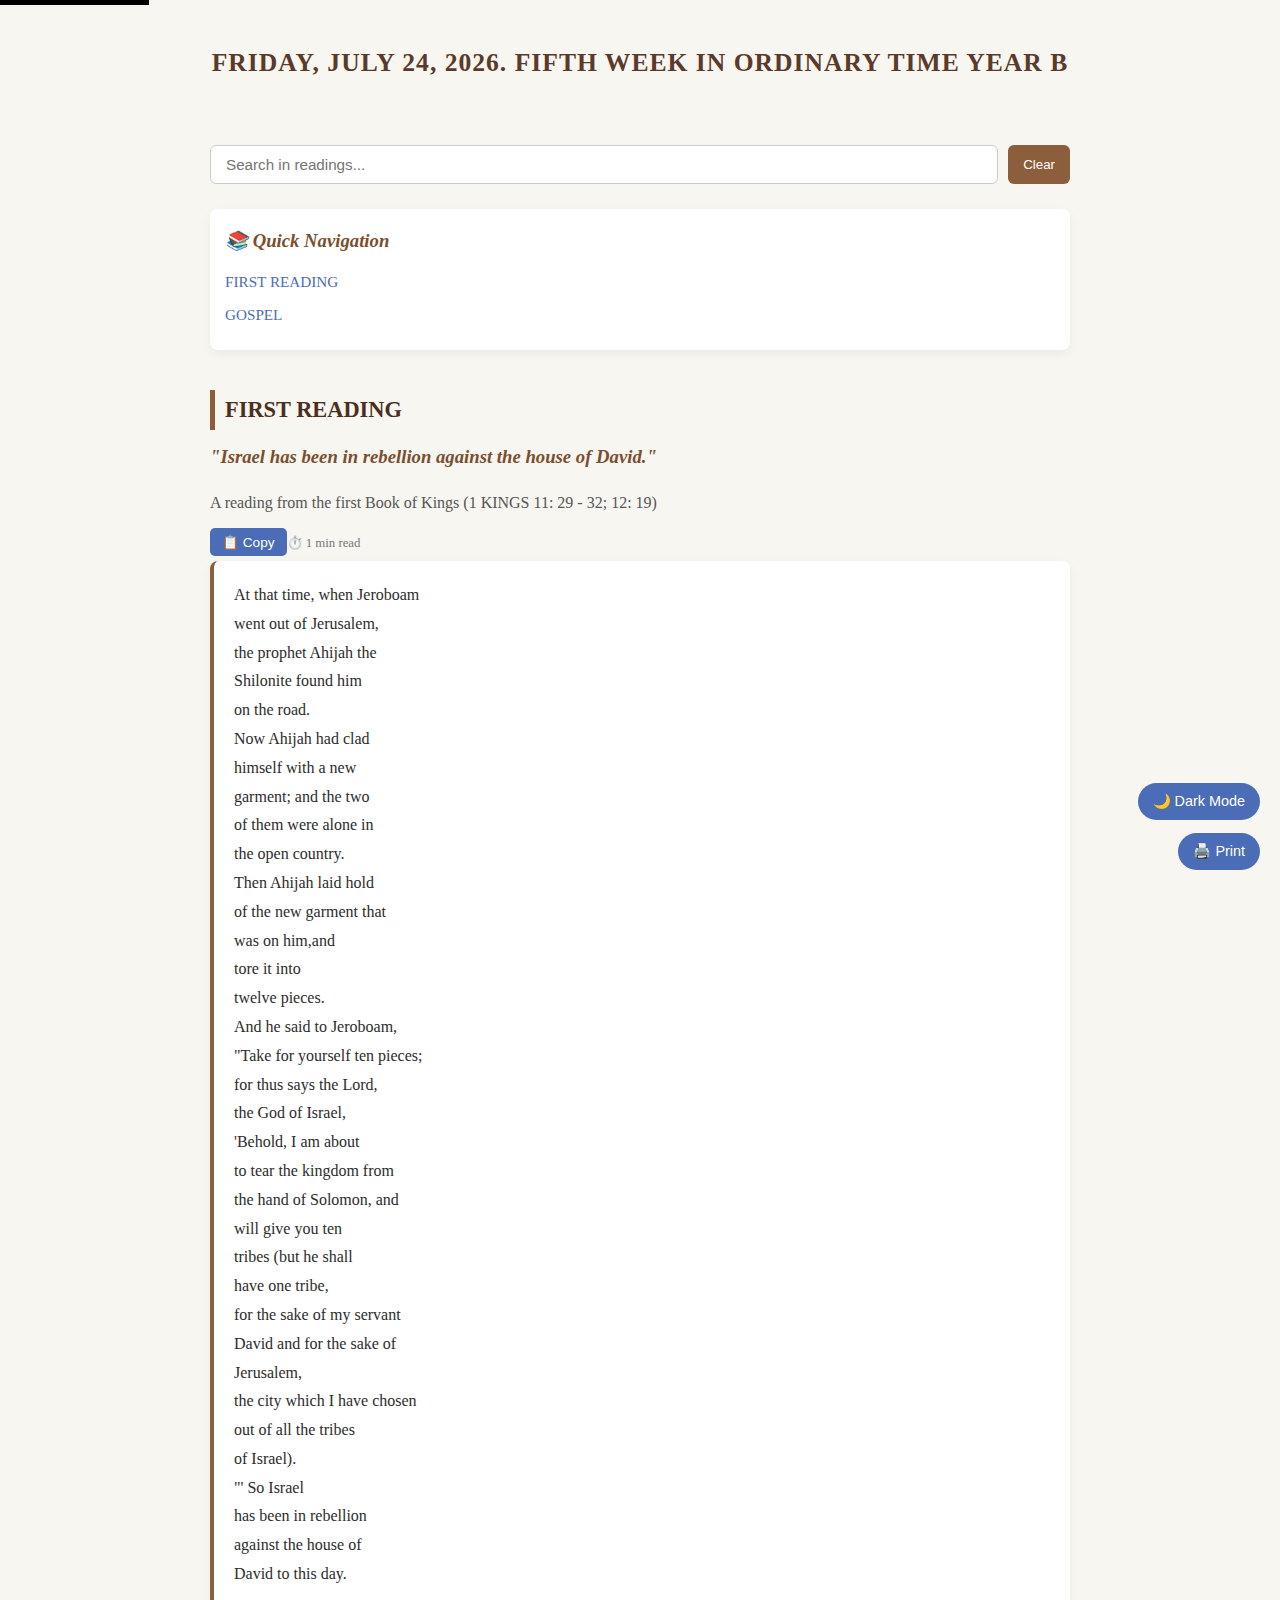
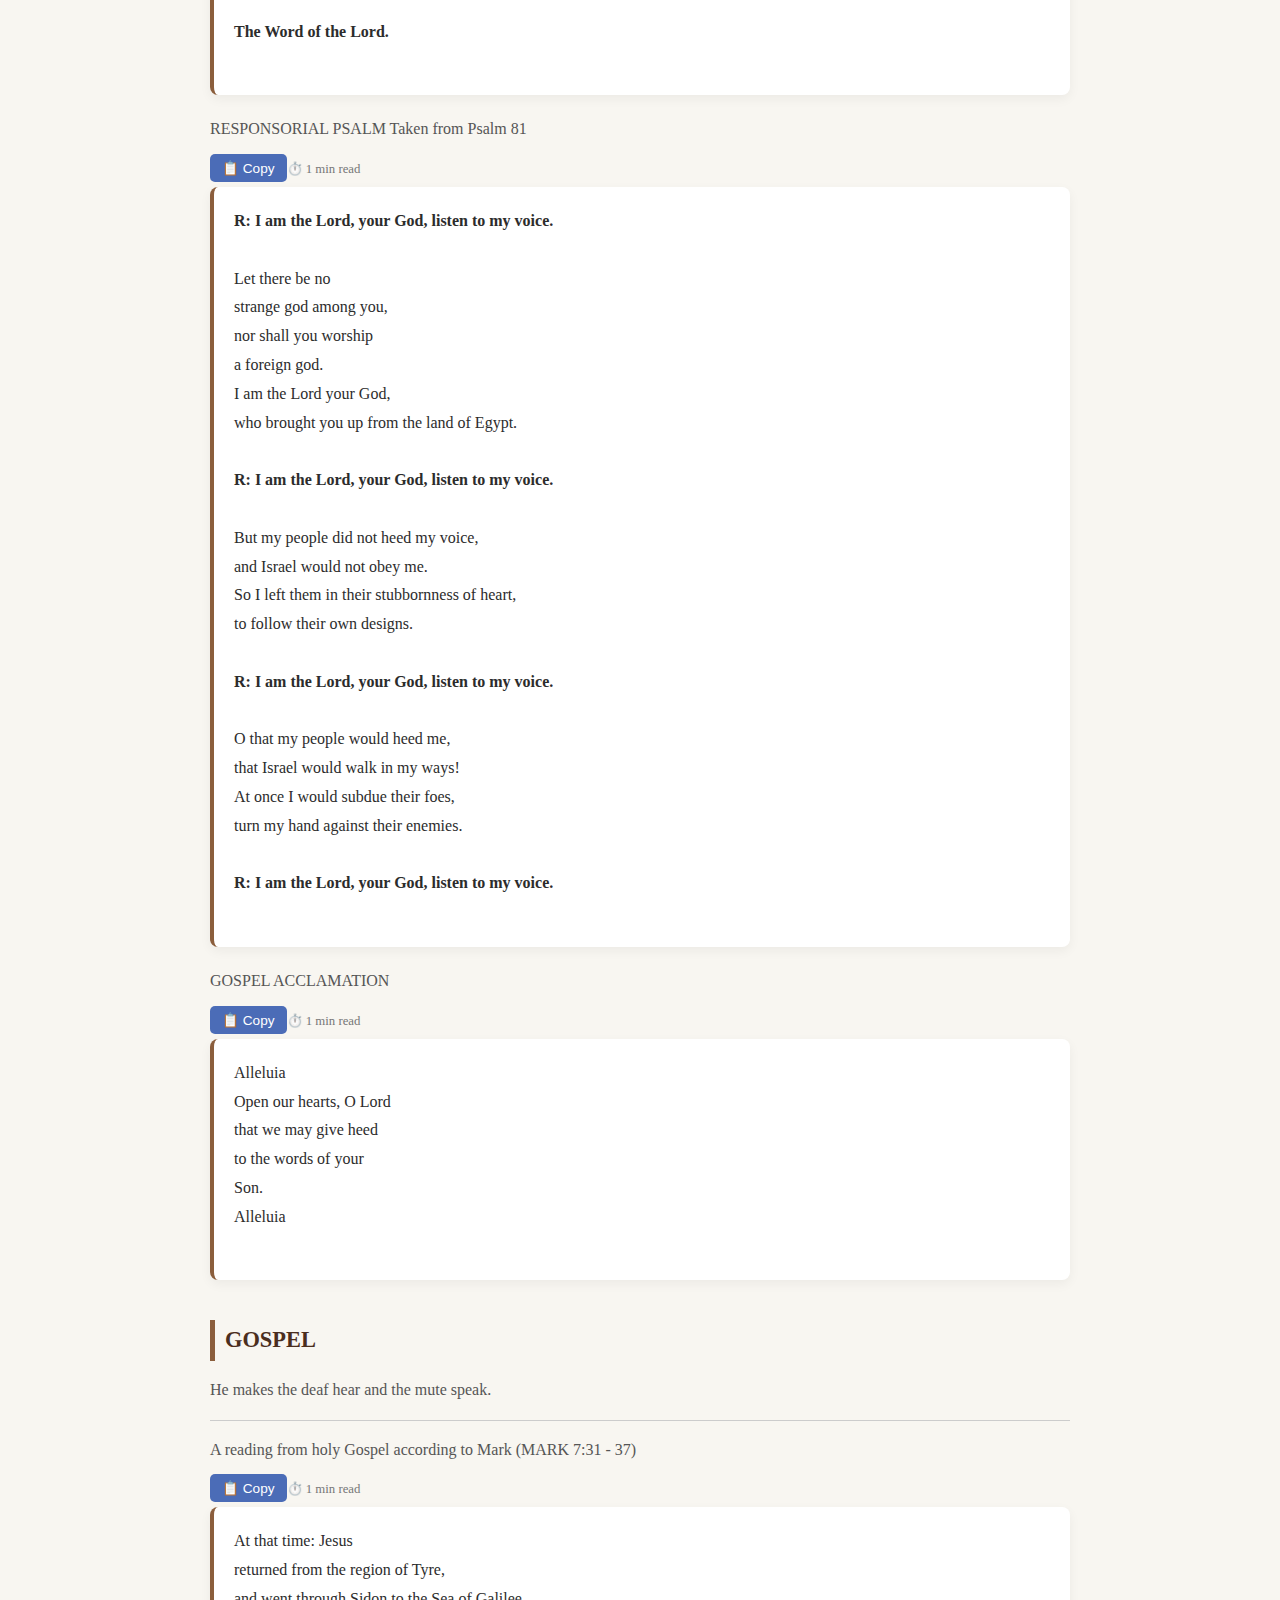
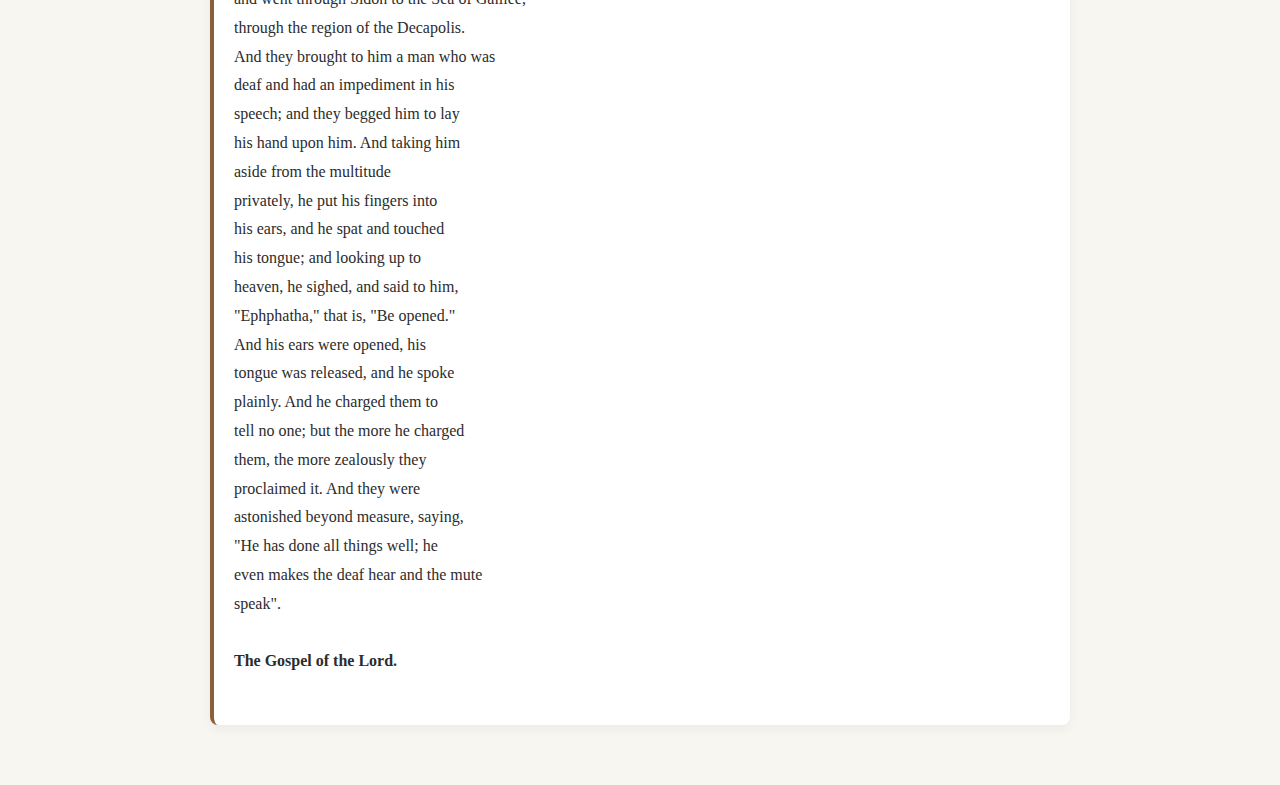
<file: index.html>
<!DOCTYPE html>
<html lang="en">
<head>
  <meta charset="UTF-8">
  <meta name="viewport" content="width=device-width, initial-scale=1">
  <title>Daily Bible Readings | VERBUM DOMINI 📖</title>
  <meta name="description" content="Daily Bible readings and reflections. Explore scripture and grow in faith with VERBUM DOMINI.">
  <meta property="og:title" content="Daily Bible Readings | VERBUM DOMINI">
  <meta property="og:description" content="Daily Bible readings and reflections. Explore scripture and grow in faith.">
  <meta property="og:image" content="https://cdn.wallpapersafari.com/60/74/9YKie5.jpg">
  <link rel="stylesheet" href="style.css" type="text/css">
  <link rel="icon" href="https://cdn.wallpapersafari.com/60/74/9YKie5.jpg">
</head>

<body>
   
   <div>
      <h1>
         <b>FRIDAY, FEBRUARY 13TH 2026. FIFTH WEEK IN ORDINARY TIME YEAR B</b>
      </h1>
      <br>
   </div>

   <h2>FIRST READING</h2>
   
   <h3>"Israel has been in rebellion against the house of David."</h3>
   
   <h4>A reading from the first Book of Kings (1 KINGS 11: 29 - 32; 12: 19)</h4>
   
   <p>
      <pre>
At that time, when Jeroboam
went out of Jerusalem, 
the prophet Ahijah the 
Shilonite found him 
on the road.
Now Ahijah had clad
himself with a new
garment; and the two
of them were alone in
the open country.
Then Ahijah laid hold
of the new garment that
was on him,and 
tore it into 
twelve pieces.
And he said to Jeroboam,
"Take for yourself ten pieces; 
for thus says the Lord, 
the God of Israel, 
'Behold, I am about
to tear the kingdom from 
the hand of Solomon, and
will give you ten
tribes (but he shall
have one tribe, 
for the sake of my servant 
David and for the sake of 
Jerusalem, 
the city which I have chosen 
out of all the tribes 
of Israel).
"' So Israel 
has been in rebellion
against the house of
David to this day.

<b>The Word of the Lord.</b>
      </pre>
   </p>
   
   <h4>RESPONSORIAL PSALM Taken from Psalm 81</h4>
      
   <p>
      <pre>
<b><strong>R:</strong> I am the Lord, your God, listen to my voice.</b>

Let there be no
strange god among you,
nor shall you worship 
a foreign god.
I am the Lord your God,
who brought you up from the land of Egypt.

<b><strong>R:</strong> I am the Lord, your God, listen to my voice.</b>

But my people did not heed my voice,
and Israel would not obey me.
So I left them in their stubbornness of heart, 
to follow their own designs.

<b><strong>R:</strong> I am the Lord, your God, listen to my voice.</b>

O that my people would heed me, 
that Israel would walk in my ways! 
At once I would subdue their foes,
turn my hand against their enemies.

<b><strong>R:</strong> I am the Lord, your God, listen to my voice.</b>
      </pre>
   </p>
      
   <h4>GOSPEL ACCLAMATION</h4>
      
   <p>
      <pre>
Alleluia
Open our hearts, O Lord
that we may give heed
to the words of your
Son. 
Alleluia
      </pre>
   </p>
      
   <h2>GOSPEL</h2>
      
   <h4>
      He makes the deaf hear and the mute speak.
      <br>
      <hr>
      A reading from holy Gospel according to Mark (MARK 7:31 - 37)
   </h4>
      
   <p>
      <pre>
At that time: Jesus
returned from the region of Tyre,
and went through Sidon to the Sea of Galilee,
through the region of the Decapolis.
And they brought to him a man who was
deaf and had an impediment in his
speech; and they begged him to lay
his hand upon him. And taking him
aside from the multitude
privately, he put his fingers into
his ears, and he spat and touched
his tongue; and looking up to
heaven, he sighed, and said to him,
"Ephphatha," that is, "Be opened."
And his ears were opened, his
tongue was released, and he spoke
plainly. And he charged them to
tell no one; but the more he charged
them, the more zealously they
proclaimed it. And they were
astonished beyond measure, saying,
"He has done all things well; he
even makes the deaf hear and the mute
speak".

<b>The Gospel of the Lord.</b>
      </pre>
   </p>

  <script src="script.js"></script>


</body>

</html>
</file>
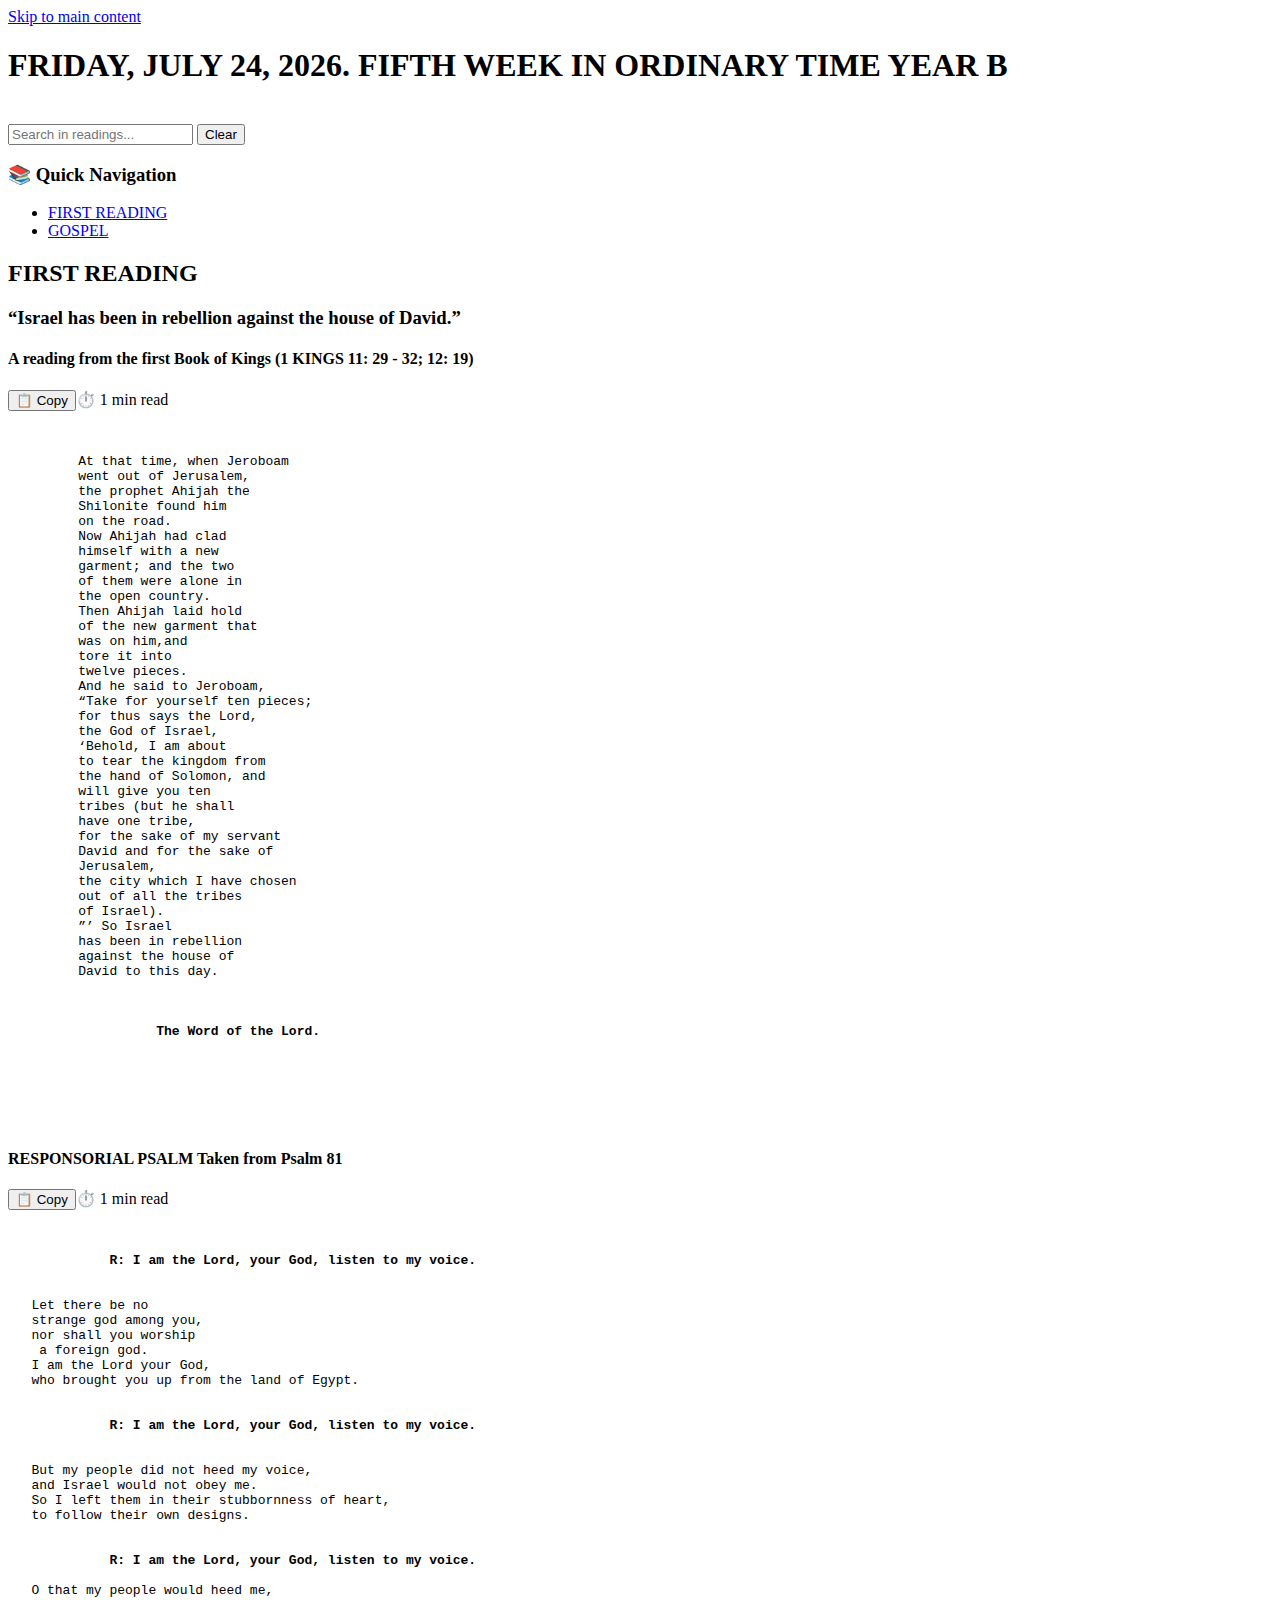
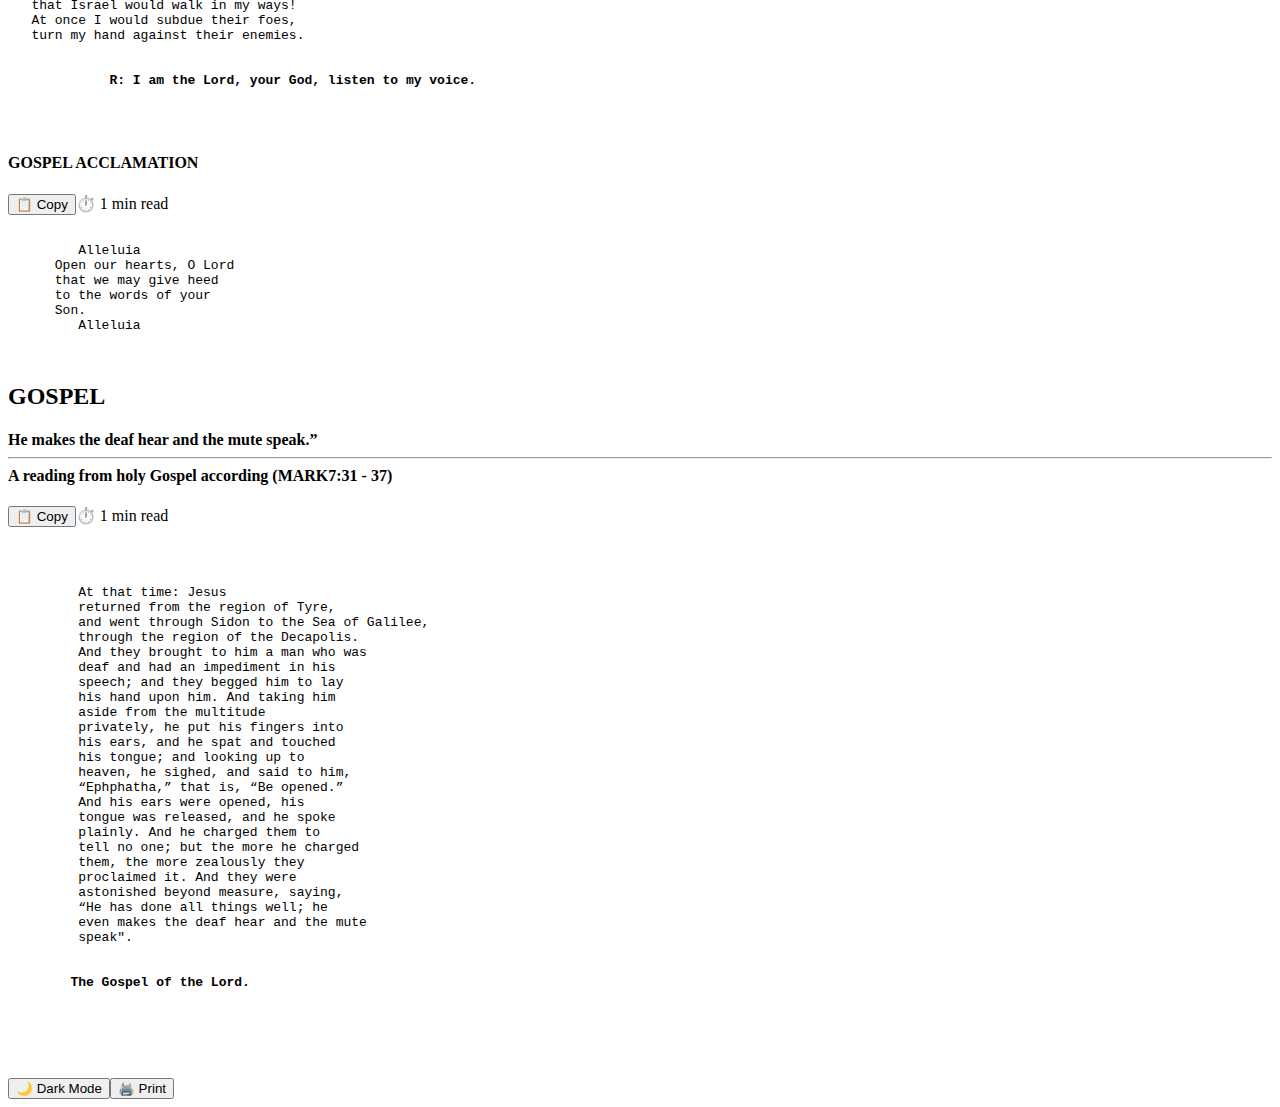
<file: index2.html>
<!DOCTYPE html>
<html lang="en">
<head>
  <meta charset="UTF-8">
  <meta name="viewport" content="width=device-width, initial-scale=1">
  <title>Daily Bible Readings | VERBUM DOMINI 📖</title>
  <meta name="description" content="Daily Bible readings and reflections. Explore scripture and grow in faith with VERBUM DOMINI.">
  <meta property="og:title" content="Daily Bible Readings | VERBUM DOMINI">
  <meta property="og:description" content="Daily Bible readings and reflections. Explore scripture and grow in faith.">
  <meta property="og:image" content="https:                           
 
  <link rel="stylesheet" href="style2.css" title="" type="" />
  <link rel="icon" href="https://cdn.wallpapersafari.com/60/74/9YKie5.jpg">

</head>

<body>
   
   <div><h1>
         <b>
FRIDAY, FEBRUARY 13TH 2026. FIFTH WEEK IN ORDINARY TIME YEAR B
         </b> </h1>

<br>

</div>

   <h2> FIRST READING</h2>
   
   <h3> “Israel has been in rebellion against the house of David.”

</h3>
   
   <h4>
      
      A reading from the first Book of Kings (1 KINGS 11: 29 - 32; 12: 19)
      
   </h4>
   
   <p>
      
      <pre>
         
         
         At that time, when Jeroboam
         went out of Jerusalem, 
         the prophet Ahijah the 
         Shilonite found him 
         on the road.
         Now Ahijah had clad
         himself with a new
         garment; and the two
         of them were alone in
         the open country.
         Then Ahijah laid hold
         of the new garment that
         was on him,and 
         tore it into 
         twelve pieces.
         And he said to Jeroboam,
         “Take for yourself ten pieces; 
         for thus says the Lord, 
         the God of Israel, 
         ‘Behold, I am about
         to tear the kingdom from 
         the hand of Solomon, and
         will give you ten
         tribes (but he shall
         have one tribe, 
         for the sake of my servant 
         David and for the sake of 
         Jerusalem, 
         the city which I have chosen 
         out of all the tribes 
         of Israel).
         ”’ So Israel 
         has been in rebellion
         against the house of
         David to this day.
         
                 <b>
            
                   The Word of the Lord.
            
         </b>
         
         

      </pre>
      
      
   </p>
   
   <h4>
      
     RESPONSORIAL PSALM Taken from Psalm 81
      
   </h4>
      
      <p>
        
        <pre>
           
         <b>
            <strong> R:</strong> I am the Lord, your God, listen to my voice.
         </b>  
           
   Let there be no
   strange god among you,
   nor shall you worship 
    a foreign god.
   I am the Lord your God,
   who brought you up from the land of Egypt.
          
           <b>
            <strong> R:</strong> I am the Lord, your God, listen to my voice.
         </b>  
           
   But my people did not heed my voice,
   and Israel would not obey me.
   So I left them in their stubbornness of heart, 
   to follow their own designs.
   
    <b>
            <strong> R:</strong> I am the Lord, your God, listen to my voice.
         </b>  
   O that my people would heed me, 
   that Israel would walk in my ways! 
   At once I would subdue their foes,
   turn my hand against their enemies.
   
    <b>
            <strong> R:</strong> I am the Lord, your God, listen to my voice.
         </b>  
           
        </pre> 
         
      </p>
      
      <h4>
         
         GOSPEL ACCLAMATION
         
      </h4>
      
      <p>
         
         <pre>
            
         Alleluia
      Open our hearts, O Lord
      that we may give heed
      to the words of your
      Son. 
         Alleluia 
               
         </pre>
         
      </p>
      
      <h2> GOSPEL</h2>
      
      <h4>
         
        He makes the deaf hear and the mute speak.” 
        <br />
        <hr />
         A reading from holy
         Gospel according (MARK7:31 - 37)

      </h4>
      
      <pre>
         
         
      
         At that time: Jesus
         returned from the region of Tyre,
         and went through Sidon to the Sea of Galilee,
         through the region of the Decapolis.
         And they brought to him a man who was
         deaf and had an impediment in his
         speech; and they begged him to lay
         his hand upon him. And taking him
         aside from the multitude
         privately, he put his fingers into
         his ears, and he spat and touched
         his tongue; and looking up to
         heaven, he sighed, and said to him,
         “Ephphatha,” that is, “Be opened.”
         And his ears were opened, his
         tongue was released, and he spoke
         plainly. And he charged them to
         tell no one; but the more he charged
         them, the more zealously they
         proclaimed it. And they were
         astonished beyond measure, saying,
         “He has done all things well; he
         even makes the deaf hear and the mute
         speak".
      
            <b>
        The Gospel of the Lord.
         
      </b>   
         
         
      </pre>
      
      <script src="script.js"></script>


   
</body>

</html>
</file>
<file: style.css>
/* ===============================
   GLOBAL RESET
================================= */
* {
  margin: 0;
  padding: 0;
  box-sizing: border-box;
}

html {
  scroll-behavior: smooth;
}

body {
  font-family: "Georgia", "Times New Roman", serif;
  background: #f8f6f1;
  color: #2c2c2c;
  line-height: 1.8;
  padding: 40px 20px;
  max-width: 900px;
  margin: auto;
  transition: background 0.4s ease, color 0.4s ease;
}

/* ===============================
   HEADINGS
================================= */

h1 {
  text-align: center;
  font-size: 1.6rem;
  margin-bottom: 30px;
  letter-spacing: 1px;
  color: #5b3a29;
}

h2 {
  margin-top: 40px;
  margin-bottom: 10px;
  font-size: 1.4rem;
  border-left: 5px solid #8b5e3c;
  padding-left: 10px;
  color: #4b2e1e;
}

h3 {
  font-style: italic;
  margin-bottom: 10px;
  color: #7a4f2d;
}

h4 {
  margin-top: 15px;
  margin-bottom: 10px;
  font-weight: normal;
  color: #555;
}

hr {
  margin: 15px 0;
  border: none;
  border-top: 1px solid #ccc;
}

/* ===============================
   SCRIPTURE TEXT
================================= */

pre {
  white-space: pre-wrap;
  font-family: inherit;
  font-size: 1rem;
  background: #ffffff;
  padding: 20px;
  border-radius: 8px;
  border-left: 4px solid #8b5e3c;
  box-shadow: 0 4px 12px rgba(0, 0, 0, 0.05);
  margin-bottom: 20px;
}

/* ===============================
   SEARCH BAR
================================= */

.search-container {
  display: flex;
  gap: 10px;
  margin-bottom: 25px;
}

.search-input {
  flex: 1;
  padding: 10px 15px;
  border-radius: 6px;
  border: 1px solid #ccc;
  font-size: 0.95rem;
}

.search-input:focus {
  outline: none;
  border-color: #8b5e3c;
  box-shadow: 0 0 5px rgba(139, 94, 60, 0.3);
}

.search-btn {
  padding: 10px 15px;
  border: none;
  background: #8b5e3c;
  color: white;
  border-radius: 6px;
  cursor: pointer;
  transition: 0.3s ease;
}

.search-btn:hover {
  background: #6e462c;
}

/* Highlight */
.highlight {
  background-color: #fff3a3;
  padding: 2px 4px;
  border-radius: 3px;
}

/* ===============================
   COPY BUTTON
================================= */

.copy-btn {
  background: #4b6cb7;
  color: white;
  border: none;
  padding: 6px 12px;
  border-radius: 5px;
  cursor: pointer;
  margin-bottom: 5px;
  font-size: 0.85rem;
  transition: 0.3s;
}

.copy-btn:hover {
  background: #3a5491;
}

/* ===============================
   READING TIME BADGE
================================= */

.reading-time {
  display: inline-block;
  font-size: 0.8rem;
  margin-bottom: 6px;
  color: #777;
}

/* ===============================
   TABLE OF CONTENTS
================================= */

.toc-container {
  background: #ffffff;
  padding: 15px;
  border-radius: 8px;
  margin-bottom: 25px;
  box-shadow: 0 4px 12px rgba(0,0,0,0.05);
}

.toc-container h3 {
  margin-bottom: 10px;
}

#tocList {
  list-style: none;
}

#tocList li {
  margin-bottom: 5px;
}

#tocList a {
  text-decoration: none;
  color: #4b6cb7;
  font-size: 0.95rem;
}

#tocList a:hover {
  text-decoration: underline;
}

/* ===============================
   DARK MODE
================================= */

body.dark-mode {
  background: #121212;
  color: #e4e4e4;
}

body.dark-mode h1,
body.dark-mode h2,
body.dark-mode h3 {
  color: #f1c27d;
}

body.dark-mode pre {
  background: #1e1e1e;
  border-left-color: #f1c27d;
  box-shadow: none;
}

body.dark-mode .toc-container {
  background: #1e1e1e;
}

body.dark-mode .search-input {
  background: #1e1e1e;
  color: white;
  border: 1px solid #444;
}

body.dark-mode .search-btn,
body.dark-mode .copy-btn {
  background: #f1c27d;
  color: #121212;
}

/* ===============================
   DARK MODE TOGGLE BUTTON
================================= */

.dark-mode-toggle,
.print-btn {
  position: fixed;
  right: 20px;
  padding: 10px 15px;
  border: none;
  border-radius: 30px;
  cursor: pointer;
  background: #4b6cb7;
  color: white;
  font-size: 0.9rem;
  transition: 0.3s ease;
  z-index: 999;
}

.dark-mode-toggle {
  bottom: 80px;
}

.print-btn {
  bottom: 30px;
}

.dark-mode-toggle:hover,
.print-btn:hover {
  background: #354a8a;
}

/* ===============================
   NOTIFICATION
================================= */

.notification {
  position: fixed;
  bottom: 20px;
  left: 50%;
  transform: translateX(-50%) translateY(20px);
  background: #4caf50;
  color: white;
  padding: 12px 20px;
  border-radius: 30px;
  opacity: 0;
  transition: all 0.3s ease;
}

.notification.show {
  opacity: 1;
  transform: translateX(-50%) translateY(0);
}

/* ===============================
   SKIP LINK (ACCESSIBILITY)
================================= */

.skip-link {
  position: absolute;
  top: -40px;
  left: 0;
  background: #000;
  color: white;
  padding: 8px;
  z-index: 1000;
}

.skip-link:focus {
  top: 0;
}

/* ===============================
   PRINT STYLES
================================= */

@media print {
  .dark-mode-toggle,
  .print-btn,
  .copy-btn,
  .search-container,
  .toc-container {
    display: none;
  }

  body {
    background: white;
    color: black;
  }

  pre {
    box-shadow: none;
    border: none;
  }
}

/* ===============================
   RESPONSIVE
================================= */

@media (max-width: 600px) {
  body {
    padding: 20px 15px;
  }

  h1 {
    font-size: 1.2rem;
  }

  .dark-mode-toggle,
  .print-btn {
    right: 10px;
  }
}
</file>
<file: style2.css>
/* ===============================
   GLOBAL RESET
================================= */

body {
  background-color: rgb(172, 163, 36);
}

* {
  margin: 0;
  padding: 0;
  box-sizing: border-box;
}

html {
  scroll-behavior: smooth;
}

body {
  font-family: 'Georgia', 'Times New Roman', serif;
  background: #f8f6f1;
  color: #2c2c2c;
  line-height: 1.8;
  padding: 40px 20px;
  max-width: 900px;
  margin: auto;
  transition:
    background 0.4s ease,
    color 0.4s ease;
}

/* ===============================
   HEADINGS
================================= */

h1 {
  text-align: center;
  font-size: 1.6rem;
  margin-bottom: 30px;
  letter-spacing: 1px;
  color: #5b3a29;
}

h2 {
  margin-top: 40px;
  margin-bottom: 10px;
  font-size: 1.4rem;
  border-left: 5px solid #8b5e3c;
  padding-left: 10px;
  color: #4b2e1e;
}

h3 {
  font-style: italic;
  margin-bottom: 10px;
  color: #7a4f2d;
}

h4 {
  margin-top: 15px;
  margin-bottom: 10px;
  font-weight: normal;
  color: #555;
}

hr {
  margin: 15px 0;
  border: none;
  border-top: 1px solid #ccc;
}

/* ===============================
   SCRIPTURE TEXT
================================= */

pre {
  white-space: pre-wrap;
  font-family: inherit;
  font-size: 1rem;
  background: #ffffff;
  padding: 20px;
  border-radius: 8px;
  border-left: 4px solid #8b5e3c;
  box-shadow: 0 4px 12px rgba(0, 0, 0, 0.05);
  margin-bottom: 20px;
}

/* ===============================
   SEARCH BAR
================================= */

.search-container {
  display: flex;
  gap: 10px;
  margin-bottom: 25px;
}

.search-input {
  flex: 1;
  padding: 10px 15px;
  border-radius: 6px;
  border: 1px solid #ccc;
  font-size: 0.95rem;
}

.search-input:focus {
  outline: none;
  border-color: #8b5e3c;
  box-shadow: 0 0 5px rgba(139, 94, 60, 0.3);
}

.search-btn {
  padding: 10px 15px;
  border: none;
  background: #8b5e3c;
  color: white;
  border-radius: 6px;
  cursor: pointer;
  transition: 0.3s ease;
}

.search-btn:hover {
  background: #6e462c;
}

/* Highlight */
.highlight {
  background-color: #fff3a3;
  padding: 2px 4px;
  border-radius: 3px;
}

/* ===============================
   COPY BUTTON
================================= */

.copy-btn {
  background: #4b6cb7;
  color: white;
  border: none;
  padding: 6px 12px;
  border-radius: 5px;
  cursor: pointer;
  margin-bottom: 5px;
  font-size: 0.85rem;
  transition: 0.3s;
}

.copy-btn:hover {
  background: #3a5491;
}

/* ===============================
   READING TIME BADGE
================================= */

.reading-time {
  display: inline-block;
  font-size: 0.8rem;
  margin-bottom: 6px;
  color: #777;
}

/* ===============================
   TABLE OF CONTENTS
================================= */

.toc-container {
  background: #ffffff;
  padding: 15px;
  border-radius: 8px;
  margin-bottom: 25px;
  box-shadow: 0 4px 12px rgba(0, 0, 0, 0.05);
}

.toc-container h3 {
  margin-bottom: 10px;
}

#tocList {
  list-style: none;
}

#tocList li {
  margin-bottom: 5px;
}

#tocList a {
  text-decoration: none;
  color: #4b6cb7;
  font-size: 0.95rem;
}

#tocList a:hover {
  text-decoration: underline;
}

/* ===============================
   DARK MODE
================================= */

body.dark-mode {
  background: #121212;
  color: #e4e4e4;
}

body.dark-mode h1,
body.dark-mode h2,
body.dark-mode h3 {
  color: #f1c27d;
}

body.dark-mode pre {
  background: #1e1e1e;
  border-left-color: #f1c27d;
  box-shadow: none;
}

body.dark-mode .toc-container {
  background: #1e1e1e;
}

body.dark-mode .search-input {
  background: #1e1e1e;
  color: white;
  border: 1px solid #444;
}

body.dark-mode .search-btn,
body.dark-mode .copy-btn {
  background: #f1c27d;
  color: #121212;
}

/* ===============================
   DARK MODE TOGGLE BUTTON
================================= */

.dark-mode-toggle,
.print-btn {
  position: fixed;
  right: 20px;
  padding: 10px 15px;
  border: none;
  border-radius: 30px;
  cursor: pointer;
  background: #4b6cb7;
  color: white;
  font-size: 0.9rem;
  transition: 0.3s ease;
  z-index: 999;
  background-color: #444;
}

.dark-mode-toggle {
  bottom: 80px;
}

.print-btn {
  bottom: 30px;
}

.dark-mode-toggle:hover,
.print-btn:hover {
  background: #354a8a;
}

/* ===============================
   NOTIFICATION
================================= */

.notification {
  position: fixed;
  bottom: 20px;
  left: 50%;
  transform: translateX(-50%) translateY(20px);
  background: #4caf50;
  color: white;
  padding: 12px 20px;
  border-radius: 30px;
  opacity: 0;
  transition: all 0.3s ease;
}

.notification.show {
  opacity: 1;
  transform: translateX(-50%) translateY(0);
}

/* ===============================
   SKIP LINK (ACCESSIBILITY)
================================= */

.skip-link {
  position: absolute;
  top: -40px;
  left: 0;
  background: #000;
  color: white;
  padding: 8px;
  z-index: 1000;
}

.skip-link:focus {
  top: 0;
}

/* ===============================
   PRINT STYLES
================================= */

@media print {
  .dark-mode-toggle,
  .print-btn,
  .copy-btn,
  .search-container,
  .toc-container {
    display: none;
  }

  body {
    background: white;
    color: black;
  }

  pre {
    box-shadow: none;
    border: none;
  }
}

/* ===============================
   RESPONSIVE
================================= */

@media (max-width: 600px) {
  body {
    padding: 20px 15px;
  }

  h1 {
    font-size: 1.2rem;
  }

  .dark-mode-toggle,
  .print-btn {
    right: 10px;
  }
}
</file>
